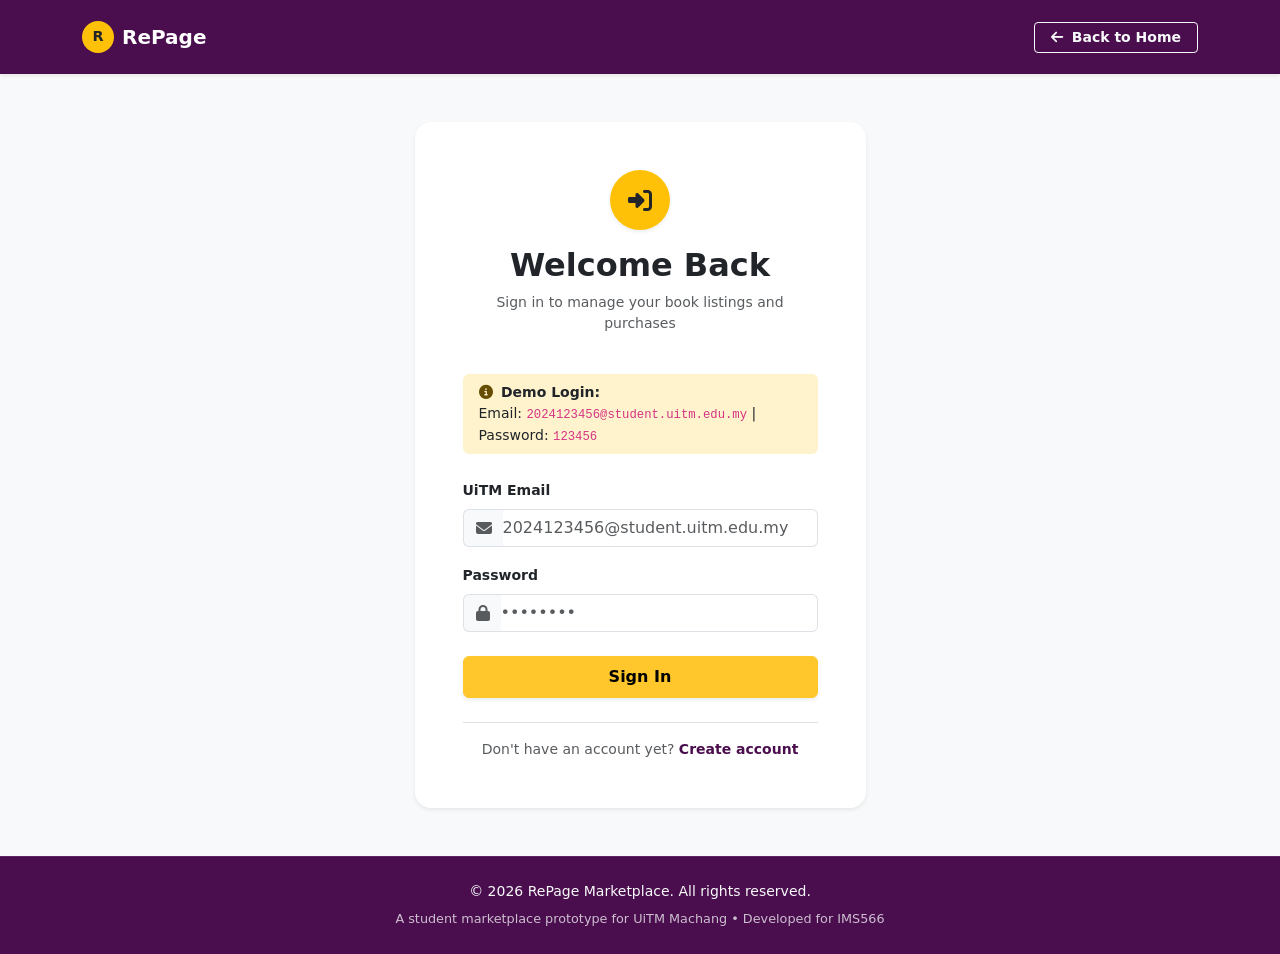
<file: login.html>
<!DOCTYPE html>
<html lang="en">
<head>
    <meta charset="UTF-8">
    <meta name="viewport" content="width=device-width, initial-scale=1.0">
    <meta name="description" content="Login to Repage - Access your student secondhand bookstore account.">
    <title>Login | RePage Marketplace</title>
    <!-- Bootstrap 5 CSS CDN -->
    <link href="https://cdn.jsdelivr.net/npm/bootstrap@5.3.2/dist/css/bootstrap.min.css" rel="stylesheet">
    <!-- FontAwesome Icons -->
    <link rel="stylesheet" href="https://cdnjs.cloudflare.com/ajax/libs/font-awesome/6.4.0/css/all.min.css">
    <!-- Custom CSS -->
    <link rel="stylesheet" href="css/style.css">
</head>
<body class="bg-light d-flex flex-column min-vh-100">

    <!-- Minimal Navigation Bar with Back Button -->
    <nav class="navbar navbar-dark shadow-sm sticky-top" style="background-color: var(--uitm-purple, #4A0E4E);">
        <div class="container py-2">
            <a class="navbar-brand fw-bold d-flex align-items-center" href="index.html">
                <span class="bg-warning text-dark rounded-circle d-inline-flex align-items-center justify-content-center me-2 fw-bold" style="width: 32px; height: 32px; font-size: 0.9rem;">R</span>
                RePage
            </a>
            <a href="index.html" class="btn btn-outline-light btn-sm px-3 fw-semibold">
                <i class="fa-solid fa-arrow-left me-1"></i> Back to Home
            </a>
        </div>
    </nav>

    <!-- Login Section -->
    <main class="flex-grow-1 d-flex align-items-center py-5">
        <div class="container">
            <div class="row justify-content-center">
                <div class="col-md-6 col-lg-5">
                    <div class="card shadow-sm border-0 rounded-4 p-4 p-sm-5 bg-white">
                        <div class="text-center mb-4">
                            <div class="bg-warning text-dark rounded-circle d-inline-flex align-items-center justify-content-center mb-3 shadow-sm" style="width: 60px; height: 60px;">
                                <i class="fa-solid fa-right-to-bracket fs-4"></i>
                            </div>
                            <h2 class="fw-bold text-dark">Welcome Back</h2>
                            <p class="text-muted small">Sign in to manage your book listings and purchases</p>
                        </div>

                        <!-- Alert Box for Error/Success Feedback -->
                        <div id="loginAlert" class="alert d-none" role="alert"></div>

                        <!-- Demo Credentials Helper Note -->
                        <div class="alert alert-warning bg-warning-subtle border-0 py-2 small mb-4 text-dark">
                            <i class="fa-solid fa-circle-info me-1 text-warning-emphasis"></i> <strong>Demo Login:</strong><br>
                            Email: <code>2024123456@student.uitm.edu.my</code> | Password: <code>123456</code>
                        </div>

                        <!-- Login Form -->
                        <form id="loginForm">
                            <div class="mb-3">
                                <label for="email" class="form-label fw-semibold small">UiTM Email</label>
                                <div class="input-group">
                                    <span class="input-group-text bg-light text-muted border-end-0"><i class="fa-solid fa-envelope"></i></span>
                                    <input type="email" class="form-control border-start-0 ps-0" id="email" placeholder="2024123456@student.uitm.edu.my" required>
                                </div>
                            </div>
                            <div class="mb-4">
                                <label for="password" class="form-label fw-semibold small">Password</label>
                                <div class="input-group">
                                    <span class="input-group-text bg-light text-muted border-end-0"><i class="fa-solid fa-lock"></i></span>
                                    <input type="password" class="form-control border-start-0 ps-0" id="password" placeholder="••••••••" required>
                                </div>
                            </div>
                            <button type="submit" class="btn btn-warning text-dark w-100 fw-semibold py-2 shadow-sm">Sign In</button>
                        </form>

                        <!-- Register / Create Account Prompt (Triggers Modal) -->
                        <div class="text-center mt-4 pt-3 border-top">
                            <p class="small text-muted mb-0">
                                Don't have an account yet? 
                                <a href="#" data-bs-toggle="modal" data-bs-target="#registerModal" class="text-decoration-none fw-semibold" style="color: var(--uitm-purple, #4A0E4E);">Create account</a>
                            </p>
                        </div>
                    </div>
                </div>
            </div>
        </div>
    </main>

    <!-- Registration Modal -->
    <div class="modal fade" id="registerModal" tabindex="-1" aria-labelledby="registerModalLabel" aria-hidden="true">
        <div class="modal-dialog modal-dialog-centered">
            <div class="modal-content border-0 rounded-4 shadow">
                <div class="modal-header border-bottom-0 pb-0">
                    <h5 class="modal-title fw-bold text-dark" id="registerModalLabel">Create Account</h5>
                    <button type="button" class="btn-close" data-bs-dismiss="modal" aria-label="Close"></button>
                </div>
                <div class="modal-body p-4">
                    <p class="text-muted small mb-3">Register with your official UiTM email to start buying and selling textbooks.</p>
                    <div id="registerAlert" class="alert d-none small py-2" role="alert"></div>
                    <form id="registerForm">
                        <div class="mb-3">
                            <label for="regName" class="form-label fw-semibold small">Full Name</label>
                            <input type="text" class="form-control" id="regName" placeholder="e.g., Ahmad Albab" required>
                        </div>
                        <div class="mb-3">
                            <label for="regStudentId" class="form-label fw-semibold small">UiTM ID</label>
                            <input type="text" class="form-control" id="regStudentId" placeholder="e.g., 2024123456" required>
                        </div>
                        <div class="mb-3">
                            <label for="regEmail" class="form-label fw-semibold small">UiTM Email</label>
                            <input type="email" class="form-control" id="regEmail" placeholder="2024123456@student.uitm.edu.my" required>
                        </div>
                        <div class="mb-4">
                            <label for="regPassword" class="form-label fw-semibold small">Create Password</label>
                            <input type="password" class="form-control" id="regPassword" placeholder="Minimum 6 characters" minlength="6" required>
                        </div>
                        <button type="submit" class="btn btn-warning text-dark w-100 fw-semibold py-2 shadow-sm">Register Account</button>
                    </form>
                </div>
            </div>
        </div>
    </div>

    <!-- Footer -->
    <footer class="text-white py-4 border-top mt-auto site-footer text-center" style="background-color: var(--uitm-purple, #4A0E4E);">
        <div class="container">
            <p class="mb-1 text-light small">© 2026 RePage Marketplace. All rights reserved.</p>
            <span class="text-light opacity-75" style="font-size: 0.8rem;">A student marketplace prototype for UiTM Machang • Developed for IMS566</span>
        </div>
    </footer>

    <!-- Bootstrap 5 JS Bundle CDN -->
    <script src="https://cdn.jsdelivr.net/npm/bootstrap@5.3.2/dist/js/bootstrap.bundle.min.js"></script>
    <!-- Custom Login Logic Script -->
    <script src="js/auth.js"></script>
</body>
</html>
</file>
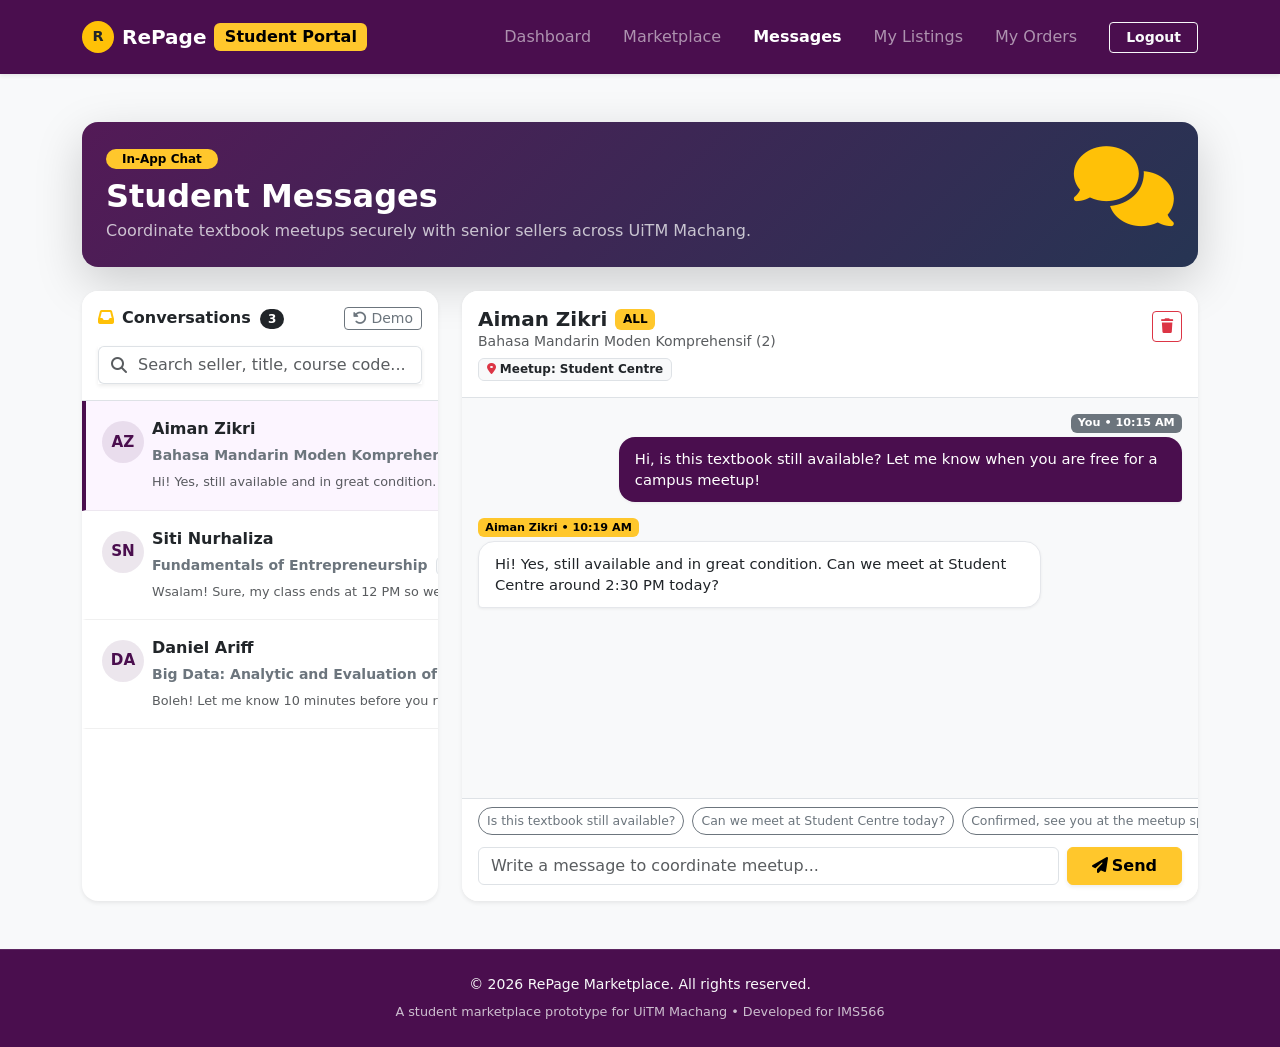
<file: messages.html>
<!DOCTYPE html>
<html lang="en">
<head>
    <meta charset="UTF-8">
    <meta name="viewport" content="width=device-width, initial-scale=1.0">
    <meta name="description" content="Messages - Coordinate textbook meetups securely with senior sellers on RePage.">
    <title>Messages | RePage Marketplace</title>
    <!-- Bootstrap 5 CSS CDN -->
    <link href="https://cdn.jsdelivr.net/npm/bootstrap@5.3.2/dist/css/bootstrap.min.css" rel="stylesheet">
    <!-- FontAwesome Icons -->
    <link rel="stylesheet" href="https://cdnjs.cloudflare.com/ajax/libs/font-awesome/6.4.0/css/all.min.css">
    <!-- Custom CSS -->
    <link rel="stylesheet" href="css/style.css">
    <style>
        .messages-hero {
            background: linear-gradient(135deg, rgba(74, 14, 78, 0.95), rgba(27, 42, 74, 0.95));
            border-radius: 1rem;
            color: white;
        }
        .chat-list-container {
            max-height: 520px;
            overflow-y: auto;
        }
        .chat-thread-item {
            cursor: pointer;
            transition: background-color 0.2s ease, border-color 0.2s ease;
            border-left: 4px solid transparent;
            border-bottom: 1px solid rgba(0, 0, 0, 0.06);
        }
        .chat-thread-item:hover {
            background-color: #f8f9fa;
        }
        .chat-thread-item.active {
            background-color: #fcf5ff;
            border-left-color: var(--uitm-purple, #4A0E4E);
        }
        .seller-avatar {
            width: 42px;
            height: 42px;
            border-radius: 50%;
            background-color: rgba(74, 14, 78, 0.1);
            color: var(--uitm-purple, #4A0E4E);
            font-weight: 700;
            font-size: 0.95rem;
            display: inline-flex;
            align-items: center;
            justify-content: center;
            flex-shrink: 0;
        }
        .chat-messages-box {
            height: 400px;
            overflow-y: auto;
            background-color: #f8f9fa;
        }
        .chat-bubble {
            max-width: 80%;
            border-radius: 1rem;
            padding: 0.7rem 1rem;
            font-size: 0.92rem;
            line-height: 1.45;
            box-shadow: 0 1px 3px rgba(0, 0, 0, 0.06);
            word-wrap: break-word;
        }
        .chat-bubble-you {
            background-color: var(--uitm-purple, #4A0E4E);
            color: #ffffff;
            border-bottom-right-radius: 0.25rem;
        }
        .chat-bubble-seller {
            background-color: #ffffff;
            color: #212529;
            border: 1px solid #e5e7eb;
            border-bottom-left-radius: 0.25rem;
        }
        .quick-reply-btn {
            font-size: 0.78rem;
            border-radius: 999px;
            white-space: nowrap;
        }
        /* Mobile-Only Single-Pane Toggle (< 768px) — Never stacks both panels vertically */
        @media (max-width: 767.98px) {
            .chat-list-container {
                max-height: none;
            }
            .chat-messages-box {
                height: 52vh;
                min-height: 280px;
            }
            .chat-bubble {
                max-width: 88%;
            }
            .mobile-show-list #chatListCol {
                display: block !important;
            }
            .mobile-show-list #chatActiveCol {
                display: none !important;
            }
            .mobile-show-chat #chatListCol {
                display: none !important;
            }
            .mobile-show-chat #chatActiveCol {
                display: block !important;
            }
        }
    </style>
</head>
<body class="bg-light d-flex flex-column min-vh-100">

    <!-- Navigation Bar (Exact match with marketplace.html) -->
    <nav class="navbar navbar-expand-lg navbar-dark sticky-top shadow-sm" style="background-color: var(--uitm-purple, #4A0E4E);">
        <div class="container py-2">
            <a class="navbar-brand fw-bold d-flex align-items-center" href="dashboard.html">
                <span class="bg-warning text-dark rounded-circle d-inline-flex align-items-center justify-content-center me-2 fw-bold" style="width: 32px; height: 32px; font-size: 0.9rem;">R</span>
                RePage <span class="badge bg-warning text-dark fs-6 ms-2">Student Portal</span>
            </a>
            <button class="navbar-toggler" type="button" data-bs-toggle="collapse" data-bs-target="#navbarNav" aria-controls="navbarNav" aria-expanded="false" aria-label="Toggle navigation">
                <span class="navbar-toggler-icon"></span>
            </button>
            <div class="collapse navbar-collapse" id="navbarNav">
                <ul class="navbar-nav ms-auto align-items-lg-center gap-lg-3">
                    <li class="nav-item">
                        <a class="nav-link" href="dashboard.html">Dashboard</a>
                    </li>
                    <li class="nav-item">
                        <a class="nav-link" href="marketplace.html">Marketplace</a>
                    </li>
                    <li class="nav-item">
                        <a class="nav-link active fw-semibold" href="messages.html">Messages</a>
                    </li>
                    <li class="nav-item">
                        <a class="nav-link" href="my-listings.html">My Listings</a>
                    </li>
                    <li class="nav-item">
                        <a class="nav-link" href="orders.html">My Orders</a>
                    </li>
                    <li class="nav-item ms-lg-2 mt-2 mt-lg-0">
                        <a class="btn btn-outline-light btn-sm px-3 fw-semibold w-100" href="index.html" onclick="localStorage.removeItem('repageOrders'); localStorage.removeItem('repageMessages'); localStorage.removeItem('repageDeletedMsgs'); localStorage.removeItem('repageMessagesInitialized');">Logout</a>
                    </li>
                </ul>
            </div>
        </div>
    </nav>

    <!-- Main Messages Content -->
    <main class="flex-grow-1 py-5">
        <div class="container">

            <!-- Header Banner (Exact match with .marketplace-hero) -->
            <div class="row mb-4">
                <div class="col-12">
                    <div class="p-4 shadow-lg messages-hero position-relative overflow-hidden">
                        <div class="position-absolute top-0 end-0 p-4 opacity-10 d-none d-md-block">
                            <i class="fa-solid fa-comments display-1 text-warning"></i>
                        </div>
                        <span class="badge bg-warning text-dark mb-2 px-3 py-1 fw-semibold rounded-pill">In-App Chat</span>
                        <h2 class="fw-bold mb-1 text-white">Student Messages</h2>
                        <p class="text-light opacity-75 mb-0">Coordinate textbook meetups securely with senior sellers across UiTM Machang.</p>
                    </div>
                </div>
            </div>

            <!-- Responsive 2-Column Chat Interface (Single-pane toggle on mobile, side-by-side on desktop) -->
            <div class="row g-4 mobile-show-list" id="messagesWrapper">

                <!-- Left Column: Conversations List -->
                <div class="col-12 col-md-4" id="chatListCol">
                    <div class="card border-0 shadow-sm rounded-4 bg-white overflow-hidden h-100">
                        <div class="p-3 bg-white border-bottom">
                            <div class="d-flex justify-content-between align-items-center mb-3">
                                <h6 class="fw-bold text-dark mb-0">
                                    <i class="fa-solid fa-inbox text-warning me-2"></i>Conversations
                                    <span class="badge bg-dark rounded-pill ms-1" id="chatCountBadge">0</span>
                                </h6>
                                <button type="button" class="btn btn-outline-secondary btn-sm py-0 px-2" onclick="restoreDemoChats()" title="Restore demo chats">
                                    <i class="fa-solid fa-rotate-left me-1"></i>Demo
                                </button>
                            </div>
                            <!-- Search Input styled identically to marketplace.html -->
                            <div class="input-group shadow-sm">
                                <span class="input-group-text bg-white border-end-0"><i class="fa-solid fa-search text-muted"></i></span>
                                <input type="text" id="chatSearchInput" class="form-control border-start-0 ps-0" placeholder="Search seller, title, course code...">
                            </div>
                        </div>

                        <div class="chat-list-container" id="chatListBody">
                            <!-- Conversations rendered dynamically from repageMessages -->
                        </div>
                    </div>
                </div>

                <!-- Right Column: Active Chat Panel -->
                <div class="col-12 col-md-8" id="chatActiveCol">
                    <div class="card border-0 shadow-sm rounded-4 bg-white overflow-hidden h-100 d-flex flex-column">

                        <!-- Active Chat Header -->
                        <div class="p-3 bg-white border-bottom d-flex align-items-start justify-content-between gap-2 flex-nowrap">
                            <!-- Mobile Back Arrow Button -->
                            <button type="button" class="btn btn-outline-secondary btn-sm d-md-none flex-shrink-0 mt-1" onclick="showMobileList()" aria-label="Back to conversations" title="Back to conversations">
                                <i class="fa-solid fa-arrow-left"></i>
                            </button>

                            <!-- Seller & Textbook / Meetup Info (wraps naturally onto 2-3 lines without pushing delete button) -->
                            <div class="flex-grow-1 min-w-0">
                                <div class="d-flex flex-wrap align-items-center gap-2">
                                    <h5 class="fw-bold text-dark mb-0 text-break" id="activeSellerName">Select a conversation</h5>
                                    <span class="badge bg-warning text-dark flex-shrink-0 d-none" id="activeCourseBadge">CODE</span>
                                </div>
                                <p class="text-muted small mb-1 text-break" id="activeBookTitle">Choose a chat from the list to view meetup details</p>
                                <span class="badge bg-light text-dark border text-wrap text-start d-none" id="activeMeetupBadge">
                                    <i class="fa-solid fa-location-dot text-danger me-1"></i><span id="activeMeetupText">Student Centre</span>
                                </span>
                            </div>

                            <!-- Delete Chat Trashbin Button (always stays visible on the right) -->
                            <button type="button" class="btn btn-outline-danger btn-sm flex-shrink-0 mt-1 d-none" id="deleteChatBtn" onclick="promptDeleteChat()" aria-label="Delete chat" title="Delete chat">
                                <i class="fa-solid fa-trash"></i>
                            </button>
                        </div>

                        <!-- Inline Delete Confirmation Alert (Replaces browser confirm()) -->
                        <div class="alert alert-danger rounded-0 border-start-0 border-end-0 mb-0 py-2 px-3 d-none" id="deleteConfirmAlert" role="alert">
                            <div class="d-flex flex-wrap justify-content-between align-items-center gap-2">
                                <span class="small fw-semibold text-dark" id="deleteConfirmText">Delete this conversation?</span>
                                <div class="d-flex gap-2">
                                    <button type="button" class="btn btn-danger btn-sm fw-semibold px-3" onclick="confirmDeleteChat()">Yes, Delete</button>
                                    <button type="button" class="btn btn-outline-secondary btn-sm fw-semibold px-3" onclick="cancelDeleteChat()">Cancel</button>
                                </div>
                            </div>
                        </div>

                        <!-- Messages Feed -->
                        <div class="p-3 chat-messages-box flex-grow-1" id="chatMessagesBox">
                            <div class="text-center text-muted py-5">
                                <i class="fa-regular fa-comments display-4 mb-3 opacity-50"></i>
                                <p class="small mb-0">Select a conversation to view messages and coordinate campus meetup.</p>
                            </div>
                        </div>

                        <!-- Quick Reply Suggestions -->
                        <div class="px-3 pt-2 pb-1 bg-white border-top d-flex gap-2 overflow-x-auto d-none" id="quickRepliesRow">
                            <button type="button" class="btn btn-outline-secondary btn-sm quick-reply-btn" onclick="sendQuickReply('Is this textbook still available?')">
                                Is this textbook still available?
                            </button>
                            <button type="button" class="btn btn-outline-secondary btn-sm quick-reply-btn" onclick="sendQuickReply('Can we meet at Student Centre today?')">
                                Can we meet at Student Centre today?
                            </button>
                            <button type="button" class="btn btn-outline-secondary btn-sm quick-reply-btn" onclick="sendQuickReply('Confirmed, see you at the meetup spot!')">
                                Confirmed, see you at the meetup spot!
                            </button>
                        </div>

                        <!-- Message Composer Form -->
                        <div class="p-3 pt-2 bg-white">
                            <form id="sendMessageForm" class="d-flex gap-2">
                                <input type="text" id="messageTextInput" class="form-control" placeholder="Write a message to coordinate meetup..." autocomplete="off" required disabled>
                                <button type="submit" id="sendMessageBtn" class="btn btn-warning text-dark fw-semibold px-4 shadow-sm flex-shrink-0" disabled>
                                    <i class="fa-solid fa-paper-plane me-1"></i>Send
                                </button>
                            </form>
                        </div>

                    </div>
                </div>

            </div>
        </div>
    </main>

    <!-- Footer (Exact match with marketplace.html) -->
    <footer class="text-white py-4 border-top mt-auto site-footer text-center" style="background-color: var(--uitm-purple, #4A0E4E);">
        <div class="container">
            <p class="mb-1 text-light small">© 2026 RePage Marketplace. All rights reserved.</p>
            <span class="text-light opacity-75" style="font-size: 0.8rem;">A student marketplace prototype for UiTM Machang • Developed for IMS566</span>
        </div>
    </footer>

    <!-- Bootstrap 5 JS Bundle CDN -->
    <script src="https://cdn.jsdelivr.net/npm/bootstrap@5.3.2/dist/js/bootstrap.bundle.min.js"></script>

    <!-- Messages State & Direct repageMessages Synchronization Script -->
    <script>
        const STORAGE_KEY = 'repageMessages';
        const INIT_FLAG_KEY = 'repageMessagesInitialized';
        const DELETED_KEY = 'repageDeletedMsgs';

        let conversations = [];
        let activeChatId = null;

        // 3 Realistic UiTM Machang Demo Chats matching books in marketplace.html
        const DEMO_CONVERSATIONS = [
            {
                id: 'MSG-DEMO01',
                title: 'Bahasa Mandarin Moden Komprehensif (2)',
                code: 'ALL',
                seller: 'Aiman Zikri',
                message: 'Hi, is this textbook still available? Let me know when you are free for a campus meetup!',
                location: 'Student Centre',
                status: 'Seller Replied',
                date: '21 Nov 2026',
                thread: [
                    {
                        sender: 'You',
                        text: 'Hi, is this textbook still available? Let me know when you are free for a campus meetup!',
                        time: '10:15 AM'
                    },
                    {
                        sender: 'Aiman Zikri',
                        text: 'Hi! Yes, still available and in great condition. Can we meet at Student Centre around 2:30 PM today?',
                        time: '10:19 AM'
                    }
                ]
            },
            {
                id: 'MSG-DEMO02',
                title: 'Fundamentals of Entrepreneurship',
                code: 'ENT300',
                seller: 'Siti Nurhaliza',
                message: 'Salam Siti, I would like to reserve your ENT300 book. Free to meet at Perpustakaan Tengku Anis (PTA)?',
                location: 'Perpustakaan Tengku Anis (PTA)',
                status: 'Seller Replied',
                date: '20 Nov 2026',
                thread: [
                    {
                        sender: 'You',
                        text: 'Salam Siti, I would like to reserve your ENT300 book. Free to meet at Perpustakaan Tengku Anis (PTA)?',
                        time: '3:40 PM'
                    },
                    {
                        sender: 'Siti Nurhaliza',
                        text: 'Wsalam! Sure, my class ends at 12 PM so we can meet at Perpustakaan Tengku Anis (PTA) lobby tomorrow.',
                        time: '3:46 PM'
                    }
                ]
            },
            {
                id: 'MSG-DEMO03',
                title: 'Big Data: Analytic and Evaluation of Organisational Goals',
                code: 'CDCS240',
                seller: 'Daniel Ariff',
                message: 'Hi Daniel, interested in your Big Data textbook. Can we COD at Block A?',
                location: 'Block A',
                status: 'Seller Replied',
                date: '19 Nov 2026',
                thread: [
                    {
                        sender: 'You',
                        text: 'Hi Daniel, interested in your Big Data textbook. Can we COD at Block A?',
                        time: '8:10 PM'
                    },
                    {
                        sender: 'Daniel Ariff',
                        text: 'Boleh! Let me know 10 minutes before you reach Block A ground floor.',
                        time: '8:15 PM'
                    }
                ]
            }
        ];

        function formatCurrentTime() {
            return new Date().toLocaleTimeString('en-US', { hour: 'numeric', minute: '2-digit' });
        }

        function formatCurrentDate() {
            return new Date().toLocaleDateString('en-GB', { day: '2-digit', month: 'short', year: 'numeric' });
        }

        function escapeHtml(str) {
            return String(str || '')
                .replace(/&/g, '&amp;')
                .replace(/</g, '&lt;')
                .replace(/>/g, '&gt;')
                .replace(/"/g, '&quot;')
                .replace(/'/g, '&#39;');
        }

        function getInitials(name) {
            const parts = String(name || 'S').trim().split(/\s+/);
            if (parts.length === 1) return parts[0].substring(0, 2).toUpperCase();
            return (parts[0][0] + parts[parts.length - 1][0]).toUpperCase();
        }

        function getDeletedIds() {
            try {
                const raw = localStorage.getItem(DELETED_KEY);
                const parsed = raw ? JSON.parse(raw) : [];
                return Array.isArray(parsed) ? parsed.map(String) : [];
            } catch (e) {
                return [];
            }
        }

        function saveDeletedIds(ids) {
            try {
                localStorage.setItem(DELETED_KEY, JSON.stringify(ids));
            } catch (e) {
                console.warn('Unable to save deleted message IDs:', e);
            }
        }

        function saveConversations() {
            try {
                localStorage.setItem(STORAGE_KEY, JSON.stringify(conversations));
                localStorage.setItem(INIT_FLAG_KEY, 'true');
            } catch (e) {
                console.error('Error saving repageMessages:', e);
            }
        }

        // Normalize items from repageMessages (including new reservations submitted by marketplace.html)
        function normalizeMessageItem(item, index) {
            if (!item || typeof item !== 'object') return null;

            const id = String(item.id || `MSG-${Date.now()}-${index}`);
            const title = String(item.title || 'Reserved Textbook').trim();
            const code = String(item.code || 'ALL').trim();
            const seller = String(item.seller || 'Senior Seller').trim();
            const location = String(item.location || 'Student Centre').trim();
            const date = String(item.date || formatCurrentDate()).trim();
            const initialText = String(
                item.message || `Hi, is "${title}" still available? Let me know when you are free for a campus meetup!`
            ).trim();

            let thread = [];
            let wasNewlyNormalized = false;

            if (Array.isArray(item.thread) && item.thread.length > 0) {
                thread = item.thread.map(msg => ({
                    sender: msg.sender === 'You' ? 'You' : seller,
                    text: String(msg.text || '').trim(),
                    time: String(msg.time || formatCurrentTime()).trim()
                })).filter(m => m.text.length > 0);
            } else {
                // Brand new reservation created by marketplace.html!
                wasNewlyNormalized = true;
                const timeNow = formatCurrentTime();
                thread = [
                    {
                        sender: 'You',
                        text: initialText,
                        time: timeNow
                    },
                    {
                        sender: seller,
                        text: `Hi! Thanks for reserving "${title}". Yes, it is available — let's meet at ${location}. What time works for you?`,
                        time: timeNow
                    }
                ];
            }

            const lastMsg = thread[thread.length - 1];

            return {
                normalized: {
                    id,
                    title,
                    code,
                    seller,
                    message: lastMsg ? lastMsg.text : initialText,
                    location,
                    status: wasNewlyNormalized ? 'Seller Replied' : (item.status || 'Seller Replied'),
                    date,
                    thread
                },
                wasNewlyNormalized
            };
        }

        function loadConversations() {
            let rawList = null;
            try {
                const raw = localStorage.getItem(STORAGE_KEY);
                if (raw !== null) {
                    rawList = JSON.parse(raw);
                }
            } catch (e) {
                console.warn('Corrupted repageMessages in localStorage:', e);
            }

            const deletedIds = getDeletedIds();
            const isInitialized = localStorage.getItem(INIT_FLAG_KEY) === 'true';

            if (!Array.isArray(rawList)) {
                rawList = [];
            }

            // Seed demo conversations if first visit and repageMessages is empty
            if (rawList.length === 0 && !isInitialized) {
                conversations = DEMO_CONVERSATIONS
                    .filter(demo => !deletedIds.includes(demo.id))
                    .map(demo => ({
                        ...demo,
                        thread: demo.thread.map(t => ({ ...t }))
                    }));
                saveConversations();
                return;
            }

            let needsSave = false;
            let newestReservationId = null;
            const parsedList = [];

            rawList.forEach((item, idx) => {
                if (!item || typeof item !== 'object') return;
                const itemId = String(item.id || '');
                if (itemId && deletedIds.includes(itemId)) {
                    needsSave = true;
                    return;
                }

                const result = normalizeMessageItem(item, idx);
                if (result) {
                    parsedList.push(result.normalized);
                    if (result.wasNewlyNormalized) {
                        needsSave = true;
                        if (!newestReservationId) {
                            newestReservationId = result.normalized.id;
                        }
                    }
                }
            });

            conversations = parsedList;

            // If user made a reservation in marketplace.html before ever opening messages.html,
            // also include non-deleted demo chats below it on initial setup so the inbox feels rich
            if (!isInitialized) {
                DEMO_CONVERSATIONS.forEach(demo => {
                    const alreadyExists = conversations.some(c => c.id === demo.id);
                    if (!alreadyExists && !deletedIds.includes(demo.id)) {
                        conversations.push({
                            ...demo,
                            thread: demo.thread.map(t => ({ ...t }))
                        });
                    }
                });
                needsSave = true;
            }

            if (needsSave) {
                saveConversations();
            }

            if (newestReservationId) {
                activeChatId = newestReservationId;
            }
        }

        function renderChatList() {
            const listBody = document.getElementById('chatListBody');
            const countBadge = document.getElementById('chatCountBadge');
            const query = document.getElementById('chatSearchInput').value.trim().toLowerCase();

            countBadge.textContent = conversations.length;

            const filtered = conversations.filter(chat =>
                chat.seller.toLowerCase().includes(query) ||
                chat.title.toLowerCase().includes(query) ||
                chat.code.toLowerCase().includes(query) ||
                chat.location.toLowerCase().includes(query)
            );

            if (filtered.length === 0) {
                listBody.innerHTML = `
                    <div class="p-4 text-center text-muted">
                        <i class="fa-regular fa-comment-dots fa-2x mb-2 opacity-50"></i>
                        <p class="small fw-semibold mb-2">${conversations.length === 0 ? 'No conversations yet.' : 'No matching conversations found.'}</p>
                        <div class="d-flex flex-column gap-2 align-items-center">
                            <a href="marketplace.html" class="btn btn-warning text-dark btn-sm fw-semibold px-3 shadow-sm">
                                Browse Marketplace
                            </a>
                            ${conversations.length === 0 ? `
                                <button type="button" class="btn btn-outline-secondary btn-sm px-3" onclick="restoreDemoChats()">
                                    <i class="fa-solid fa-rotate-left me-1"></i>Restore Demo Chats
                                </button>
                            ` : ''}
                        </div>
                    </div>
                `;
                return;
            }

            listBody.innerHTML = filtered.map(chat => {
                const lastMsg = chat.thread[chat.thread.length - 1];
                const previewText = lastMsg
                    ? `${lastMsg.sender === 'You' ? 'You: ' : ''}${lastMsg.text}`
                    : chat.message;
                const isSelected = chat.id === activeChatId;

                return `
                    <div class="p-3 chat-thread-item ${isSelected ? 'active' : ''}" onclick="openChat('${escapeHtml(chat.id)}')">
                        <div class="d-flex align-items-start gap-2">
                            <div class="seller-avatar mt-1">${escapeHtml(getInitials(chat.seller))}</div>
                            <div class="flex-grow-1 min-w-0">
                                <div class="d-flex justify-content-between align-items-center gap-1 mb-1">
                                    <span class="fw-bold text-dark text-truncate">${escapeHtml(chat.seller)}</span>
                                    <small class="text-muted flex-shrink-0" style="font-size: 0.72rem;">${escapeHtml(chat.date)}</small>
                                </div>
                                <div class="small fw-semibold text-secondary text-truncate mb-1">
                                    ${escapeHtml(chat.title)} <span class="badge bg-light text-dark border ms-1">${escapeHtml(chat.code)}</span>
                                </div>
                                <div class="d-flex justify-content-between align-items-center gap-2">
                                    <span class="small text-muted text-truncate" style="font-size: 0.8rem;">${escapeHtml(previewText)}</span>
                                    <button type="button" class="btn btn-sm text-danger p-0 px-1 flex-shrink-0" title="Delete Chat"
                                            onclick="event.stopPropagation(); deleteChatById('${escapeHtml(chat.id)}')">
                                        <i class="fa-solid fa-trash"></i>
                                    </button>
                                </div>
                            </div>
                        </div>
                    </div>
                `;
            }).join('');
        }

        function renderActiveChat() {
            const sellerEl = document.getElementById('activeSellerName');
            const courseBadgeEl = document.getElementById('activeCourseBadge');
            const bookTitleEl = document.getElementById('activeBookTitle');
            const meetupBadgeEl = document.getElementById('activeMeetupBadge');
            const meetupTextEl = document.getElementById('activeMeetupText');
            const deleteBtn = document.getElementById('deleteChatBtn');
            const messagesBox = document.getElementById('chatMessagesBox');
            const quickRepliesRow = document.getElementById('quickRepliesRow');
            const msgInput = document.getElementById('messageTextInput');
            const sendBtn = document.getElementById('sendMessageBtn');

            const chat = conversations.find(c => c.id === activeChatId);

            if (!chat) {
                activeChatId = null;
                cancelDeleteChat();
                sellerEl.textContent = 'Select a conversation';
                courseBadgeEl.classList.add('d-none');
                bookTitleEl.textContent = conversations.length > 0
                    ? 'Select a conversation from the list to view messages'
                    : 'Request a book in Marketplace to start chatting';
                meetupBadgeEl.classList.add('d-none');
                deleteBtn.classList.add('d-none');
                quickRepliesRow.classList.add('d-none');
                msgInput.disabled = true;
                sendBtn.disabled = true;

                messagesBox.innerHTML = `
                    <div class="text-center text-muted py-5">
                        <i class="fa-regular fa-comments display-4 mb-3 opacity-50"></i>
                        <p class="small mb-0">No conversation selected.</p>
                    </div>
                `;
                return;
            }

            sellerEl.textContent = chat.seller;
            courseBadgeEl.textContent = chat.code;
            courseBadgeEl.classList.remove('d-none');
            bookTitleEl.textContent = chat.title;
            meetupTextEl.textContent = `Meetup: ${chat.location}`;
            meetupBadgeEl.classList.remove('d-none');
            deleteBtn.classList.remove('d-none');
            quickRepliesRow.classList.remove('d-none');
            msgInput.disabled = false;
            sendBtn.disabled = false;

            messagesBox.innerHTML = chat.thread.map(msg => {
                const isYou = msg.sender === 'You';
                return `
                    <div class="d-flex flex-column mb-3 ${isYou ? 'align-items-end' : 'align-items-start'}">
                        <span class="badge mb-1 ${isYou ? 'bg-secondary text-white' : 'bg-warning text-dark'}" style="font-size: 0.7rem;">
                            ${escapeHtml(isYou ? 'You' : chat.seller)} &bull; ${escapeHtml(msg.time)}
                        </span>
                        <div class="chat-bubble ${isYou ? 'chat-bubble-you' : 'chat-bubble-seller'}">
                            ${escapeHtml(msg.text)}
                        </div>
                    </div>
                `;
            }).join('');

            messagesBox.scrollTop = messagesBox.scrollHeight;
        }

        // Mobile Single-Pane View Switchers (< 768px)
        function showMobileList() {
            cancelDeleteChat();
            const wrapper = document.getElementById('messagesWrapper');
            wrapper.classList.remove('mobile-show-chat');
            wrapper.classList.add('mobile-show-list');
        }

        function showMobileChat() {
            const wrapper = document.getElementById('messagesWrapper');
            wrapper.classList.remove('mobile-show-list');
            wrapper.classList.add('mobile-show-chat');
        }

        function openChat(chatId) {
            activeChatId = chatId;
            cancelDeleteChat();
            renderChatList();
            renderActiveChat();

            if (window.innerWidth < 768) {
                showMobileChat();
            }
        }

        // Delete Chat Handlers
        function promptDeleteChat() {
            if (!activeChatId) return;
            const chat = conversations.find(c => c.id === activeChatId);
            if (!chat) return;

            document.getElementById('deleteConfirmText').textContent = `Delete conversation with ${chat.seller} (${chat.title})?`;
            document.getElementById('deleteConfirmAlert').classList.remove('d-none');
        }

        function cancelDeleteChat() {
            document.getElementById('deleteConfirmAlert').classList.add('d-none');
        }

        function confirmDeleteChat() {
            if (!activeChatId) return;
            deleteChatById(activeChatId);
        }

        function deleteChatById(chatId) {
            const deletedIds = getDeletedIds();
            if (!deletedIds.includes(chatId)) {
                deletedIds.push(chatId);
                saveDeletedIds(deletedIds);
            }

            conversations = conversations.filter(c => c.id !== chatId);
            saveConversations();
            cancelDeleteChat();

            if (activeChatId === chatId) {
                activeChatId = conversations.length > 0 ? conversations[0].id : null;
            }

            renderChatList();
            renderActiveChat();

            if (window.innerWidth < 768) {
                showMobileList();
            }
        }

        function restoreDemoChats() {
            const deletedIds = getDeletedIds();
            const demoIds = DEMO_CONVERSATIONS.map(d => d.id);
            saveDeletedIds(deletedIds.filter(id => !demoIds.includes(id)));

            DEMO_CONVERSATIONS.forEach(demo => {
                if (!conversations.some(c => c.id === demo.id)) {
                    conversations.push({
                        ...demo,
                        thread: demo.thread.map(t => ({ ...t }))
                    });
                }
            });

            saveConversations();
            if (!activeChatId && conversations.length > 0) {
                activeChatId = conversations[0].id;
            }
            renderChatList();
            renderActiveChat();
        }

        // Send New Message
        function sendQuickReply(text) {
            if (!activeChatId) return;
            const input = document.getElementById('messageTextInput');
            input.value = text;
            document.getElementById('sendMessageForm').dispatchEvent(new Event('submit'));
        }

        document.getElementById('sendMessageForm').addEventListener('submit', function(e) {
            e.preventDefault();
            if (!activeChatId) return;

            const input = document.getElementById('messageTextInput');
            const text = input.value.trim();
            if (!text) return;

            const idx = conversations.findIndex(c => c.id === activeChatId);
            if (idx === -1) return;

            const targetId = activeChatId;
            const timeNow = formatCurrentTime();

            conversations[idx].thread.push({
                sender: 'You',
                text: text,
                time: timeNow
            });
            conversations[idx].message = text;
            conversations[idx].date = formatCurrentDate();
            conversations[idx].status = 'Sent';

            // Move updated thread to the top of repageMessages
            const [updatedChat] = conversations.splice(idx, 1);
            conversations.unshift(updatedChat);
            saveConversations();

            input.value = '';
            renderChatList();
            renderActiveChat();

            // Simulated Seller Auto-Reply after 850ms
            setTimeout(() => {
                const replyIdx = conversations.findIndex(c => c.id === targetId);
                if (replyIdx === -1) return;

                const sellerName = conversations[replyIdx].seller;
                const meetupSpot = conversations[replyIdx].location;
                const lower = text.toLowerCase();

                let replyText = `Noted! Let's meet at ${meetupSpot}. Just message me when you're on your way.`;
                if (lower.includes('available')) {
                    replyText = `Yes, still available! Would you like to meet at ${meetupSpot} today?`;
                } else if (lower.includes('student centre') || lower.includes('meet')) {
                    replyText = `Sure, ${meetupSpot} works great for me! What time are you free?`;
                } else if (lower.includes('confirm') || lower.includes('see you')) {
                    replyText = `Confirmed! See you at ${meetupSpot}.`;
                }

                conversations[replyIdx].thread.push({
                    sender: sellerName,
                    text: replyText,
                    time: formatCurrentTime()
                });
                conversations[replyIdx].message = replyText;
                conversations[replyIdx].status = 'Seller Replied';
                saveConversations();

                renderChatList();
                if (activeChatId === targetId) {
                    renderActiveChat();
                }
            }, 850);
        });

        document.getElementById('chatSearchInput').addEventListener('input', renderChatList);

        // Sync across tabs or browser back/forward navigation
        window.addEventListener('storage', function(e) {
            if (e.key === STORAGE_KEY) {
                loadConversations();
                if (!conversations.some(c => c.id === activeChatId)) {
                    activeChatId = conversations.length > 0 ? conversations[0].id : null;
                }
                renderChatList();
                renderActiveChat();
            }
        });

        function initMessagesPage() {
            const hadPreviousActive = activeChatId;
            loadConversations();

            if (!activeChatId || !conversations.some(c => c.id === activeChatId)) {
                activeChatId = conversations.length > 0 ? conversations[0].id : null;
            }

            renderChatList();
            renderActiveChat();

            // On mobile (< 768px), always default to the Conversations List unless a brand-new reservation just arrived
            if (window.innerWidth < 768) {
                if (!hadPreviousActive && activeChatId && conversations[0] && conversations[0].id === activeChatId && !activeChatId.startsWith('MSG-DEMO')) {
                    showMobileChat();
                } else {
                    showMobileList();
                }
            }
        }

        window.addEventListener('DOMContentLoaded', initMessagesPage);
        window.addEventListener('pageshow', function(e) {
            if (e.persisted) {
                initMessagesPage();
            }
        });
    </script>
</body>
</html>
</file>
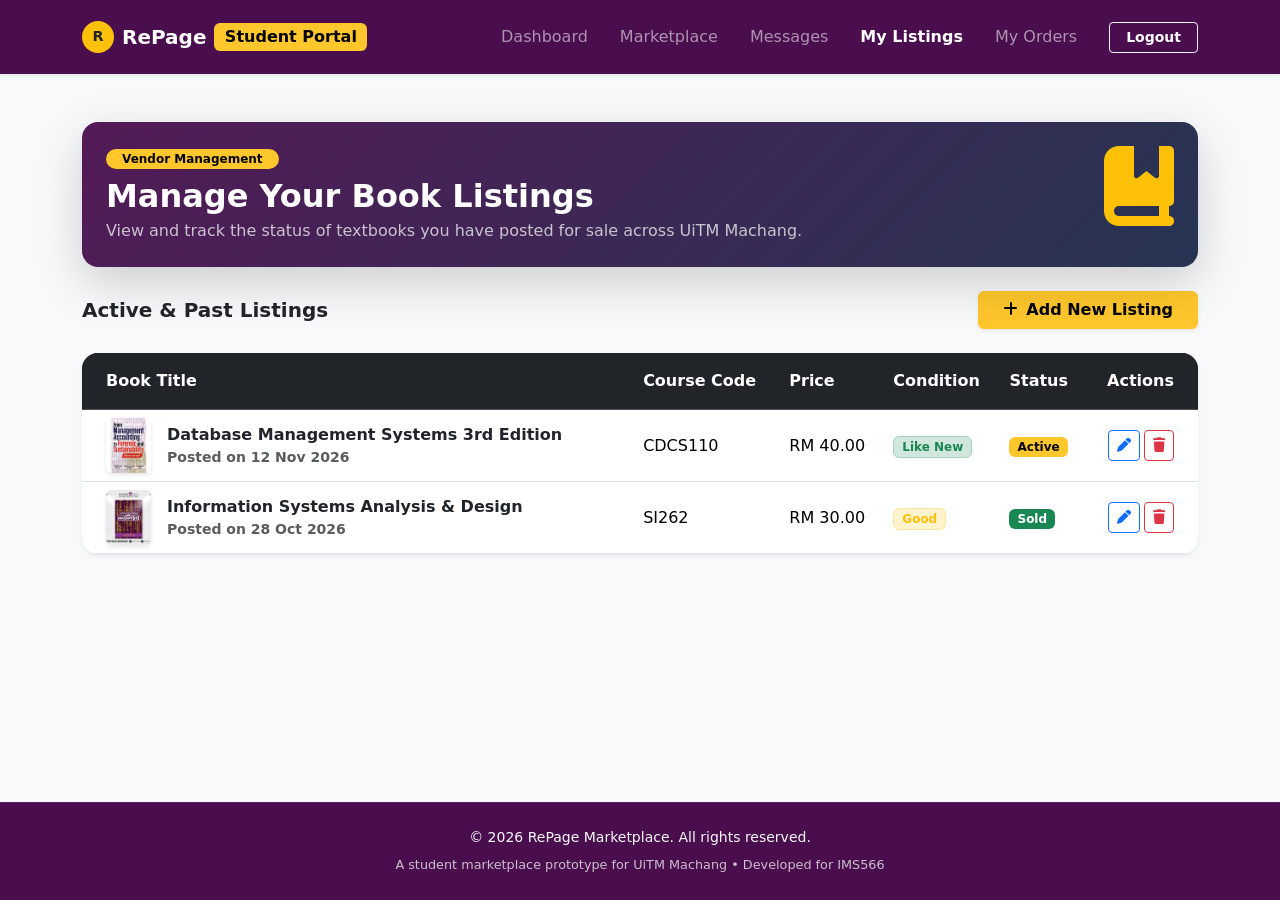
<file: my-listings.html>
<!DOCTYPE html>
<html lang="en">
<head>
    <meta charset="UTF-8">
    <meta name="viewport" content="width=device-width, initial-scale=1.0">
    <meta name="description" content="My Listings - Manage your book listings on RePage.">
    <title>My Listings | RePage Marketplace</title>
    <!-- Bootstrap 5 CSS CDN -->
    <link href="https://cdn.jsdelivr.net/npm/bootstrap@5.3.2/dist/css/bootstrap.min.css" rel="stylesheet">
    <!-- FontAwesome Icons -->
    <link rel="stylesheet" href="https://cdnjs.cloudflare.com/ajax/libs/font-awesome/6.4.0/css/all.min.css">
    <!-- Custom CSS -->
    <link rel="stylesheet" href="css/style.css">
    <style>
        .listings-hero {
            background: linear-gradient(135deg, rgba(74, 14, 78, 0.95), rgba(27, 42, 74, 0.95));
            border-radius: 1rem;
            color: white;
        }
        .table-img-preview {
            width: 45px;
            height: 55px;
            object-fit: cover;
            border-radius: 6px;
            box-shadow: 0 2px 4px rgba(0,0,0,0.1);
        }
    </style>
</head>
<body class="bg-light d-flex flex-column min-vh-100">

    <!-- Navigation Bar -->
    <nav class="navbar navbar-expand-lg navbar-dark sticky-top shadow-sm" style="background-color: var(--uitm-purple, #4A0E4E);">
        <div class="container py-2">
            <a class="navbar-brand fw-bold d-flex align-items-center" href="dashboard.html">
                <span class="bg-warning text-dark rounded-circle d-inline-flex align-items-center justify-content-center me-2 fw-bold" style="width: 32px; height: 32px; font-size: 0.9rem;">R</span>
                RePage <span class="badge bg-warning text-dark fs-6 ms-2">Student Portal</span>
            </a>
            <button class="navbar-toggler" type="button" data-bs-toggle="collapse" data-bs-target="#navbarNav" aria-controls="navbarNav" aria-expanded="false" aria-label="Toggle navigation">
                <span class="navbar-toggler-icon"></span>
            </button>
            <div class="collapse navbar-collapse" id="navbarNav">
                <ul class="navbar-nav ms-auto align-items-lg-center gap-lg-3">
                    <li class="nav-item">
                        <a class="nav-link" href="dashboard.html">Dashboard</a>
                    </li>
                    <li class="nav-item">
                        <a class="nav-link" href="marketplace.html">Marketplace</a>
                    </li>
                    <li class="nav-item">
                        <a class="nav-link" href="messages.html">Messages</a>
                    </li>
                    <li class="nav-item">
                        <a class="nav-link active fw-semibold" href="my-listings.html">My Listings</a>
                    </li>
                    <li class="nav-item">
                        <a class="nav-link" href="orders.html">My Orders</a>
                    </li>
                    <li class="nav-item ms-lg-2 mt-2 mt-lg-0">
                        <a class="btn btn-outline-light btn-sm px-3 fw-semibold w-100" href="index.html" onclick="localStorage.removeItem('repageOrders'); localStorage.removeItem('repageMessages');">Logout</a>
                    </li>
                </ul>
            </div>
        </div>
    </nav>

    <!-- Main Content -->
    <main class="flex-grow-1 py-5">
        <div class="container">
            <!-- Header Banner -->
            <div class="row mb-4">
                <div class="col-12">
                    <div class="p-4 shadow-lg listings-hero position-relative overflow-hidden">
                        <div class="position-absolute top-0 end-0 p-4 opacity-10 d-none d-md-block">
                            <i class="fa-solid fa-book-bookmark display-1 text-warning"></i>
                        </div>
                        <span class="badge bg-warning text-dark mb-2 px-3 py-1 fw-semibold rounded-pill">Vendor Management</span>
                        <h2 class="fw-bold mb-1 text-white">Manage Your Book Listings</h2>
                        <p class="text-light opacity-75 mb-0">View and track the status of textbooks you have posted for sale across UiTM Machang.</p>
                    </div>
                </div>
            </div>

            <!-- Action Toolbar -->
            <div class="row align-items-center mb-4">
                <div class="col-md-6 mb-3 mb-md-0">
                    <h5 class="fw-bold text-dark mb-0">Active & Past Listings</h5>
                </div>
                <div class="col-md-6 text-md-end">
                    <button class="btn btn-warning text-dark fw-semibold px-4 shadow-sm" data-bs-toggle="modal" data-bs-target="#addBookModal">
                        <i class="fa-solid fa-plus me-2"></i>Add New Listing
                    </button>
                </div>
            </div>

            <!-- Data Table Card -->
            <div class="row">
                <div class="col-12">
                    <div class="card border-0 shadow-sm rounded-4 bg-white overflow-hidden">
                        <div class="table-responsive">
                            <table class="table table-hover align-middle mb-0">
                                <thead class="table-dark" style="background-color: var(--uitm-purple, #4A0E4E);">
                                    <tr>
                                        <th class="py-3 ps-4">Book Title</th>
                                        <th class="py-3">Course Code</th>
                                        <th class="py-3">Price</th>
                                        <th class="py-3">Condition</th>
                                        <th class="py-3">Status</th>
                                        <th class="py-3 text-end pe-4">Actions</th>
                                    </tr>
                                </thead>
                                <tbody>
                                    <!-- Listing 1 -->
                                    <tr>
                                        <td class="ps-4 fw-semibold text-dark">
                                            <div class="d-flex align-items-center">
                                                <img src="image/book4.jpeg" alt="Database Management Systems" class="table-img-preview me-3">
                                                <div>
                                                    Database Management Systems 3rd Edition
                                                    <span class="d-block text-muted small">Posted on 12 Nov 2026</span>
                                                </div>
                                            </div>
                                        </td>
                                        <td>CDCS110</td>
                                        <td>RM 40.00</td>
                                        <td><span class="badge bg-success-subtle text-success border border-success-subtle px-2 py-1">Like New</span></td>
                                        <td><span class="badge bg-warning text-dark px-2 py-1">Active</span></td>
                                        <td class="text-end pe-4">
                                            <div class="d-flex gap-1 justify-content-end">
                                                <button class="btn btn-sm btn-outline-primary edit-btn" title="Edit Listing"><i class="fa-solid fa-pen"></i></button>
                                                <button class="btn btn-sm btn-outline-danger delete-btn" title="Delete Listing"><i class="fa-solid fa-trash"></i></button>
                                            </div>
                                        </td>
                                    </tr>
                                    <!-- Listing 2 -->
                                    <tr>
                                        <td class="ps-4 fw-semibold text-dark">
                                            <div class="d-flex align-items-center">
                                                <img src="image/book5.jpeg" alt="Information Systems Analysis & Design" class="table-img-preview me-3">
                                                <div>
                                                    Information Systems Analysis & Design
                                                    <span class="d-block text-muted small">Posted on 28 Oct 2026</span>
                                                </div>
                                            </div>
                                        </td>
                                        <td>SI262</td>
                                        <td>RM 30.00</td>
                                        <td><span class="badge bg-warning-subtle text-warning border border-warning-subtle px-2 py-1">Good</span></td>
                                        <td><span class="badge bg-success text-white px-2 py-1">Sold</span></td>
                                        <td class="text-end pe-4">
                                            <div class="d-flex gap-1 justify-content-end">
                                                <button class="btn btn-sm btn-outline-primary edit-btn" title="Edit Listing"><i class="fa-solid fa-pen"></i></button>
                                                <button class="btn btn-sm btn-outline-danger delete-btn" title="Delete Listing"><i class="fa-solid fa-trash"></i></button>
                                            </div>
                                        </td>
                                    </tr>
                                </tbody>
                            </table>
                        </div>
                    </div>
                </div>
            </div>
        </div>
    </main>

    <!-- Add New Listing Modal -->
    <div class="modal fade" id="addBookModal" tabindex="-1" aria-labelledby="addBookModalLabel" aria-hidden="true">
        <div class="modal-dialog modal-dialog-centered">
            <div class="modal-content border-0 rounded-4 shadow">
                <div class="modal-header border-bottom-0 pb-0">
                    <h5 class="modal-title fw-bold text-dark" id="addBookModalLabel"><i class="fa-solid fa-circle-plus text-warning me-2"></i>Post New Textbook Listing</h5>
                    <button type="button" class="btn-close" data-bs-dismiss="modal" aria-label="Close"></button>
                </div>
                <div class="modal-body p-4">
                    <form id="addBookForm">
                        <div class="mb-3">
                            <label for="bookTitle" class="form-label fw-semibold small">Book Title</label>
                            <input type="text" class="form-control" id="bookTitle" placeholder="e.g., Advanced Web Design Guide" required>
                        </div>
                        <div class="mb-3">
                            <label for="subjectCode" class="form-label fw-semibold small">UiTM Machang Course / Program</label>
                            <select class="form-select" id="subjectCode" required>
                                <option value="" selected disabled>Select course code...</option>
                                <optgroup label="Accountancy">
                                    <option value="AC220">AC220 - Bachelor of Accounting (Honours)</option>
                                    <option value="AC110">AC110 - Diploma in Accounting</option>
                                </optgroup>
                                <optgroup label="Computer & Mathematical Sciences">
                                    <option value="CDCS249">CDCS249 - Bachelor of Science (Hons.) Mathematics</option>
                                    <option value="CS291">CS291 - Bachelor of Science (Hons.) Statistics</option>
                                    <option value="CDCS240">CDCS240 - Bachelor of Information Technology (Hons.)</option>
                                    <option value="CDCS241">CDCS241 - Bachelor of Science (Hons.) Statistics</option>
                                    <option value="CDCS111">CDCS111 - Diploma in Statistics</option>
                                    <option value="CDCS110">CDCS110 - Diploma in Computer Science</option>
                                    <option value="CDCS143">CDCS143 - Diploma in Mathematical Sciences</option>
                                </optgroup>
                                <optgroup label="Information Management & Muamalat">
                                    <option value="IC210">IC210 - Bachelor in Muamalat (Honours)</option>
                                    <option value="SI262">SI262 - Bachelor of Information Science (Hons.) Information System Management</option>
                                    <option value="SI110">SI110 - Diploma in Information Management</option>
                                </optgroup>
                            </select>
                        </div>
                        <div class="row">
                            <div class="col-md-6 mb-3">
                                <label for="bookPrice" class="form-label fw-semibold small">Price (RM)</label>
                                <input type="number" class="form-control" id="bookPrice" placeholder="e.g., 35.00" min="0" step="0.50" required>
                            </div>
                            <div class="col-md-6 mb-3">
                                <label for="bookCondition" class="form-label fw-semibold small">Condition</label>
                                <select class="form-select" id="bookCondition" required>
                                    <option value="" selected disabled>Select condition...</option>
                                    <option value="Like New">Like New</option>
                                    <option value="Good">Good</option>
                                    <option value="Fair">Fair</option>
                                </select>
                            </div>
                        </div>
                        <div class="mb-4">
                            <label for="bookImage" class="form-label fw-semibold small">Upload Book Cover Photo</label>
                            <input type="file" class="form-control" id="bookImage" accept="image/*">
                            <div class="form-text small">Upload a clear photo of your book cover or condition.</div>
                        </div>
                        <button type="submit" class="btn btn-warning text-dark w-100 fw-semibold py-2 shadow-sm">Publish Listing</button>
                    </form>
                </div>
            </div>
        </div>
    </div>

    <!-- Footer -->
    <footer class="text-white py-4 border-top mt-auto site-footer text-center" style="background-color: var(--uitm-purple, #4A0E4E);">
        <div class="container">
            <p class="mb-1 text-light small">© 2026 RePage Marketplace. All rights reserved.</p>
            <span class="text-light opacity-75" style="font-size: 0.8rem;">A student marketplace prototype for UiTM Machang • Developed for IMS566</span>
        </div>
    </footer>

    <!-- Bootstrap 5 JS Bundle CDN -->
    <script src="https://cdn.jsdelivr.net/npm/bootstrap@5.3.2/dist/js/bootstrap.bundle.min.js"></script>
    
    <!-- Interactive CRUD Simulation Script -->
    <script>
        let editingRow = null;

        const addBookForm = document.getElementById('addBookForm');
        const addBookModalEl = document.getElementById('addBookModal');
        const addBookModal = new bootstrap.Modal(addBookModalEl);

        addBookModalEl.addEventListener('hidden.bs.modal', function () {
            editingRow = null;
            addBookForm.reset();
            document.getElementById('addBookModalLabel').innerHTML = '<i class="fa-solid fa-circle-plus text-warning me-2"></i>Post New Textbook Listing';
        });

        addBookForm.addEventListener('submit', function(e) {
            e.preventDefault();
            
            const title = document.getElementById('bookTitle').value;
            const course = document.getElementById('subjectCode').value;
            const price = document.getElementById('bookPrice').value;
            const condition = document.getElementById('bookCondition').value;

            if (editingRow) {
                editingRow.cells[0].querySelector('div div').childNodes[0].nodeValue = title + " ";
                editingRow.cells[1].innerText = course;
                editingRow.cells[2].innerText = `RM ${parseFloat(price).toFixed(2)}`;
                
                let badgeClass = 'bg-success-subtle text-success border border-success-subtle';
                if (condition === 'Good') badgeClass = 'bg-warning-subtle text-warning border border-warning-subtle';
                if (condition === 'Fair') badgeClass = 'bg-secondary-subtle text-secondary border border-secondary-subtle';
                editingRow.cells[3].innerHTML = `<span class="badge ${badgeClass} px-2 py-1">${condition}</span>`;

                alert('Simulation: Listing updated successfully!');
            } else {
                const tableBody = document.querySelector('tbody');
                const newRow = document.createElement('tr');
                let badgeClass = 'bg-success-subtle text-success border border-success-subtle';
                if (condition === 'Good') badgeClass = 'bg-warning-subtle text-warning border border-warning-subtle';
                if (condition === 'Fair') badgeClass = 'bg-secondary-subtle text-secondary border border-secondary-subtle';

                newRow.innerHTML = `
                    <td class="ps-4 fw-semibold text-dark">
                        <div class="d-flex align-items-center">
                            <img src="image/book1.jpeg" alt="Book Cover" class="table-img-preview me-3">
                            <div>
                                ${title}
                                <span class="d-block text-muted small">Posted just now</span>
                            </div>
                        </div>
                    </td>
                    <td>${course}</td>
                    <td>RM ${parseFloat(price).toFixed(2)}</td>
                    <td><span class="badge ${badgeClass} px-2 py-1">${condition}</span></td>
                    <td><span class="badge bg-warning text-dark px-2 py-1">Active</span></td>
                    <td class="text-end pe-4">
                        <div class="d-flex gap-1 justify-content-end">
                            <button class="btn btn-sm btn-outline-primary edit-btn" title="Edit Listing"><i class="fa-solid fa-pen"></i></button>
                            <button class="btn btn-sm btn-outline-danger delete-btn" title="Delete Listing"><i class="fa-solid fa-trash"></i></button>
                        </div>
                    </td>
                `;
                tableBody.prepend(newRow);
                attachTableListeners();
                alert('Simulation: New book listing published successfully!');
            }

            addBookModal.hide();
            addBookForm.reset();
            editingRow = null;
        });

        function attachTableListeners() {
            document.querySelectorAll('.delete-btn').forEach(btn => {
                btn.onclick = function() {
                    if (confirm('Are you sure you want to delete this listing?')) {
                        const row = this.closest('tr');
                        row.remove();
                    }
                };
            });

            document.querySelectorAll('.edit-btn').forEach(btn => {
                btn.onclick = function() {
                    editingRow = this.closest('tr');
                    
                    const titleText = editingRow.cells[0].querySelector('div div').childNodes[0].nodeValue.trim();
                    const courseText = editingRow.cells[1].innerText.trim();
                    const priceText = editingRow.cells[2].innerText.replace('RM ', '').trim();
                    const conditionText = editingRow.cells[3].querySelector('.badge').innerText.trim();

                    document.getElementById('bookTitle').value = titleText;
                    document.getElementById('subjectCode').value = courseText;
                    document.getElementById('bookPrice').value = priceText;
                    document.getElementById('bookCondition').value = conditionText;

                    document.getElementById('addBookModalLabel').innerHTML = '<i class="fa-solid fa-pen-to-square text-warning me-2"></i>Edit Textbook Listing';

                    addBookModal.show();
                };
            });
        }

        attachTableListeners();
    </script>
</body>
</html>
</file>
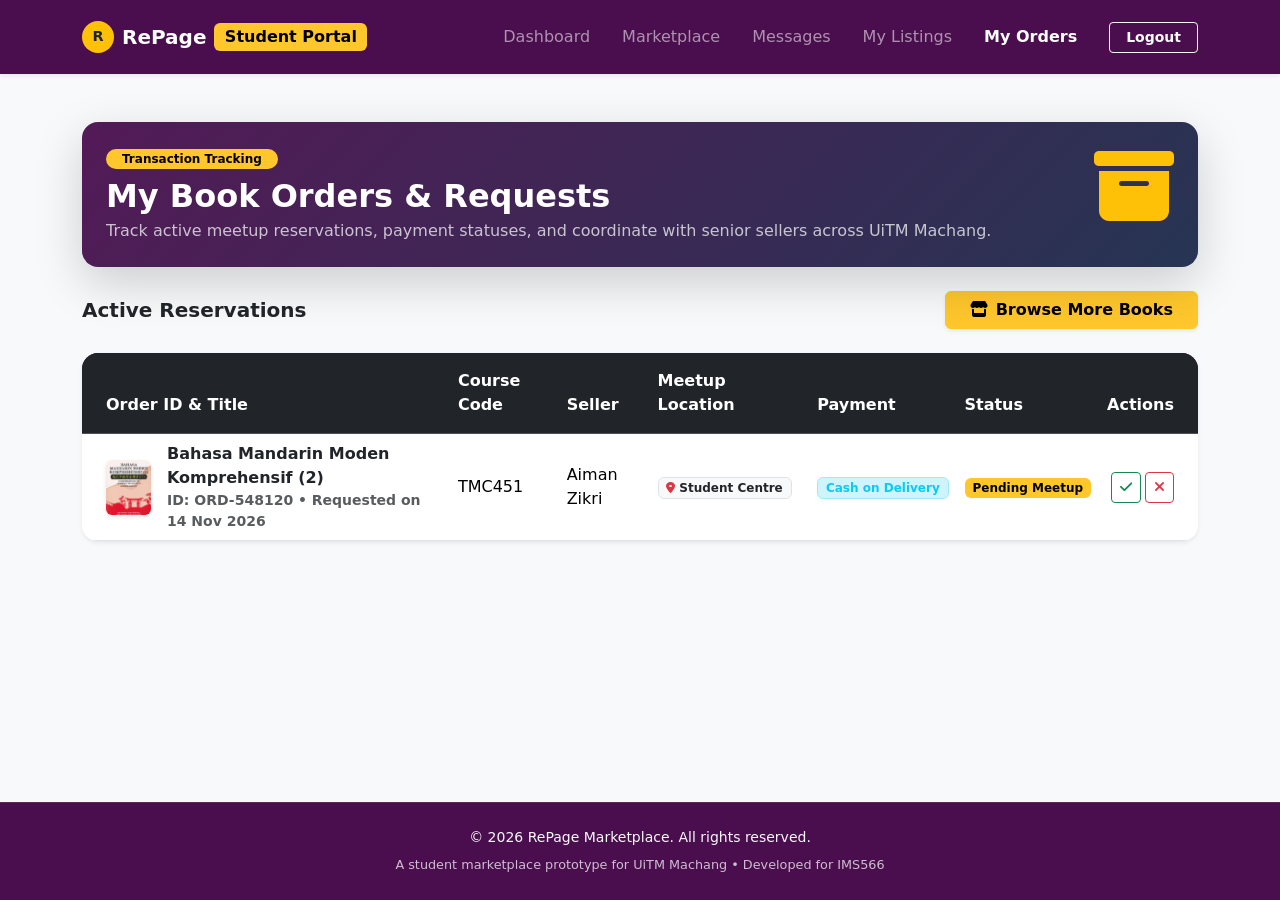
<file: orders.html>
<!DOCTYPE html>
<html lang="en">
<head>
    <meta charset="UTF-8">
    <meta name="viewport" content="width=device-width, initial-scale=1.0">
    <meta name="description" content="My Orders - Track your textbook requests and meetups on RePage.">
    <title>My Orders | RePage Marketplace</title>
    <!-- Bootstrap 5 CSS CDN -->
    <link href="https://cdn.jsdelivr.net/npm/bootstrap@5.3.2/dist/css/bootstrap.min.css" rel="stylesheet">
    <!-- FontAwesome Icons -->
    <link rel="stylesheet" href="https://cdnjs.cloudflare.com/ajax/libs/font-awesome/6.4.0/css/all.min.css">
    <!-- Custom CSS -->
    <link rel="stylesheet" href="css/style.css">
    <style>
        .orders-hero {
            background: linear-gradient(135deg, rgba(74, 14, 78, 0.95), rgba(27, 42, 74, 0.95));
            border-radius: 1rem;
            color: white;
        }
        .table-img-preview {
            width: 45px;
            height: 55px;
            object-fit: cover;
            border-radius: 6px;
            box-shadow: 0 2px 4px rgba(0,0,0,0.1);
        }
    </style>
</head>
<body class="bg-light d-flex flex-column min-vh-100">

    <!-- Navigation Bar (Clean Text-Only Style) -->
    <nav class="navbar navbar-expand-lg navbar-dark sticky-top shadow-sm" style="background-color: var(--uitm-purple, #4A0E4E);">
        <div class="container py-2">
            <a class="navbar-brand fw-bold d-flex align-items-center" href="dashboard.html">
                <span class="bg-warning text-dark rounded-circle d-inline-flex align-items-center justify-content-center me-2 fw-bold" style="width: 32px; height: 32px; font-size: 0.9rem;">R</span>
                RePage <span class="badge bg-warning text-dark fs-6 ms-2">Student Portal</span>
            </a>
            <button class="navbar-toggler" type="button" data-bs-toggle="collapse" data-bs-target="#navbarNav" aria-controls="navbarNav" aria-expanded="false" aria-label="Toggle navigation">
                <span class="navbar-toggler-icon"></span>
            </button>
            <div class="collapse navbar-collapse" id="navbarNav">
                <ul class="navbar-nav ms-auto align-items-lg-center gap-lg-3">
                    <li class="nav-item">
                        <a class="nav-link" href="dashboard.html">Dashboard</a>
                    </li>
                    <li class="nav-item">
                        <a class="nav-link" href="marketplace.html">Marketplace</a>
                    </li>
                    <li class="nav-item">
                        <a class="nav-link" href="messages.html">Messages</a>
                    </li>
                    <li class="nav-item">
                        <a class="nav-link" href="my-listings.html">My Listings</a>
                    </li>
                    <li class="nav-item">
                        <a class="nav-link active fw-semibold" href="orders.html">My Orders</a>
                    </li>
                    <li class="nav-item ms-lg-2 mt-2 mt-lg-0">
                        <a class="btn btn-outline-light btn-sm px-3 fw-semibold w-100" href="index.html" onclick="localStorage.removeItem('repageOrders'); localStorage.removeItem('repageMessages');">Logout</a>
                    </li>
                </ul>
            </div>
        </div>
    </nav>

    <!-- Main Content -->
    <main class="flex-grow-1 py-5">
        <div class="container">
            <!-- Header Banner -->
            <div class="row mb-4">
                <div class="col-12">
                    <div class="p-4 shadow-lg orders-hero position-relative overflow-hidden">
                        <div class="position-absolute top-0 end-0 p-4 opacity-10 d-none d-md-block">
                            <i class="fa-solid fa-box-archive display-1 text-warning"></i>
                        </div>
                        <span class="badge bg-warning text-dark mb-2 px-3 py-1 fw-semibold rounded-pill">Transaction Tracking</span>
                        <h2 class="fw-bold mb-1 text-white">My Book Orders & Requests</h2>
                        <p class="text-light opacity-75 mb-0">Track active meetup reservations, payment statuses, and coordinate with senior sellers across UiTM Machang.</p>
                    </div>
                </div>
            </div>

            <!-- Action Toolbar -->
            <div class="row align-items-center mb-4">
                <div class="col-md-6 mb-3 mb-md-0">
                    <h5 class="fw-bold text-dark mb-0">Active Reservations</h5>
                </div>
                <div class="col-md-6 text-md-end">
                    <a href="marketplace.html" class="btn btn-warning text-dark fw-semibold px-4 shadow-sm">
                        <i class="fa-solid fa-store me-2"></i>Browse More Books
                    </a>
                </div>
            </div>

            <!-- Orders Table Card -->
            <div class="row">
                <div class="col-12">
                    <div class="card border-0 shadow-sm rounded-4 bg-white overflow-hidden">
                        <div class="table-responsive">
                            <table class="table table-hover align-middle mb-0">
                                <thead class="table-dark" style="background-color: var(--uitm-purple, #4A0E4E);">
                                    <tr>
                                        <th class="py-3 ps-4">Order ID & Title</th>
                                        <th class="py-3">Course Code</th>
                                        <th class="py-3">Seller</th>
                                        <th class="py-3">Meetup Location</th>
                                        <th class="py-3">Payment</th>
                                        <th class="py-3">Status</th>
                                        <th class="py-3 text-end pe-4">Actions</th>
                                    </tr>
                                </thead>
                                <tbody id="ordersTableBody">
                                    <!-- Dynamic rows loaded from localStorage will appear here -->
                                </tbody>
                            </table>
                        </div>
                    </div>
                </div>
            </div>
        </div>
    </main>

    <!-- Simplified Mobile-Friendly Footer -->
    <footer class="text-white py-4 border-top mt-auto site-footer text-center" style="background-color: var(--uitm-purple, #4A0E4E);">
        <div class="container">
            <p class="mb-1 text-light small">&copy; 2026 RePage Marketplace. All rights reserved.</p>
            <span class="text-light opacity-75" style="font-size: 0.8rem;">A student marketplace prototype for UiTM Machang &bull; Developed for IMS566</span>
        </div>
    </footer>

    <!-- Bootstrap 5 JS Bundle CDN -->
    <script src="https://cdn.jsdelivr.net/npm/bootstrap@5.3.2/dist/js/bootstrap.bundle.min.js"></script>

    <!-- Order Management & LocalStorage Script -->
    <script>
        function loadOrders() {
            const tableBody = document.getElementById('ordersTableBody');
            let orders = JSON.parse(localStorage.getItem('repageOrders')) || [];

            // Default sample order if storage is empty so lecturer sees populated data immediately
            if (orders.length === 0) {
                orders = [
                    {
                        id: 'ORD-548120',
                        title: 'Bahasa Mandarin Moden Komprehensif (2)',
                        code: 'TMC451',
                        seller: 'Aiman Zikri',
                        price: 'RM 22.00',
                        location: 'Student Centre',
                        payment: 'Cash on Delivery',
                        status: 'Pending Meetup',
                        date: '14 Nov 2026'
                    }
                ];
                localStorage.setItem('repageOrders', JSON.stringify(orders));
            }

            tableBody.innerHTML = '';

            orders.forEach((order, index) => {
                const tr = document.createElement('tr');
                tr.innerHTML = `
                    <td class="ps-4 fw-semibold text-dark">
                        <div class="d-flex align-items-center">
                            <img src="image/book1.jpeg" alt="Book Cover" class="table-img-preview me-3">
                            <div>
                                ${order.title}
                                <span class="d-block text-muted small">ID: ${order.id} &bull; Requested on ${order.date}</span>
                            </div>
                        </div>
                    </td>
                    <td>${order.code}</td>
                    <td>${order.seller}</td>
                    <td><span class="badge bg-light text-dark border"><i class="fa-solid fa-location-dot text-danger me-1"></i>${order.location}</span></td>
                    <td><span class="badge bg-info-subtle text-info border border-info-subtle">${order.payment}</span></td>
                    <td><span class="badge bg-warning text-dark px-2 py-1">${order.status}</span></td>
                    <td class="text-end pe-4">
                        <div class="d-flex gap-1 justify-content-end">
                            <button class="btn btn-sm btn-outline-success" onclick="completeOrder(${index})" title="Mark as Completed"><i class="fa-solid fa-check"></i></button>
                            <button class="btn btn-sm btn-outline-danger" onclick="cancelOrder(${index})" title="Cancel Request"><i class="fa-solid fa-xmark"></i></button>
                        </div>
                    </td>
                `;
                tableBody.appendChild(tr);
            });
        }

        function completeOrder(index) {
            let orders = JSON.parse(localStorage.getItem('repageOrders')) || [];
            alert(`Order ${orders[index].id} marked as completed! This transaction has been recorded to your dashboard savings.`);
            orders.splice(index, 1); // Remove from active orders
            localStorage.setItem('repageOrders', JSON.stringify(orders));
            loadOrders();
        }

        function cancelOrder(index) {
            if (confirm('Are you sure you want to cancel this book request? The item will be released back to the marketplace.')) {
                let orders = JSON.parse(localStorage.getItem('repageOrders')) || [];
                orders.splice(index, 1);
                localStorage.setItem('repageOrders', JSON.stringify(orders));
                loadOrders();
                alert('Order request cancelled. The book is now available again in the marketplace.');
            }
        }

        // Load orders on page startup
        window.onload = loadOrders;
    </script>
</body>
</html>
</file>
<file: css/style.css>
/* --- UiTM Theme Palette & Variables --- */
:root {
    --uitm-purple: #4A0E4E; /* Deep Royal Purple */
    --uitm-navy: #1B2A4A;   /* Deep Navy */
    --uitm-gold: #FFC72C;   /* Official UiTM Gold/Yellow */
}

/* Base Body Styling */
body {
    font-family: system-ui, -apple-system, "Segoe UI", Roboto, "Helvetica Neue", Arial, sans-serif;
    transition: background-color 0.3s ease, color 0.3s ease;
}

/* Navbar and Footer Override */
.navbar-dark.bg-dark, 
footer.bg-dark,
.site-footer {
    background-color: var(--uitm-purple) !important;
    border-color: rgba(255, 255, 255, 0.1) !important;
}

/* Custom UiTM Buttons and Badges */
.btn-warning, .badge.bg-warning {
    background-color: var(--uitm-gold) !important;
    border-color: var(--uitm-gold) !important;
    color: #000 !important;
}

.btn-outline-warning {
    color: var(--uitm-gold) !important;
    border-color: var(--uitm-gold) !important;
}

.btn-outline-warning:hover {
    background-color: var(--uitm-gold) !important;
    color: #000 !important;
}

/* Product Card Hover Effects */
.product-card {
    transition: transform 0.2s ease-in-out, box-shadow 0.2s ease-in-out;
}

.product-card:hover {
    transform: translateY(-5px);
    box-shadow: 0 .5rem 1rem rgba(74, 14, 78, 0.15) !important;
}

/* Custom Scrollbar */
::-webkit-scrollbar {
    width: 8px;
}
::-webkit-scrollbar-track {
    background: #f1f1f1;
}
::-webkit-scrollbar-thumb {
    background: var(--uitm-purple);
    border-radius: 4px;
}


/* ==========================================
   DARK MODE OVERRIDES (High Contrast & Clear)
   ========================================== */
body.dark-mode {
    background-color: #121212 !important;
    color: #f8f9fa !important;
}

body.dark-mode .card,
body.dark-mode .card-body {
    background-color: #1e1e1e !important;
    color: #f8f9fa !important;
    border-color: #2d2d2d !important;
}

body.dark-mode h1, 
body.dark-mode h2, 
body.dark-mode h3, 
body.dark-mode h4, 
body.dark-mode h5, 
body.dark-mode h6,
body.dark-mode p,
body.dark-mode span:not(.badge),
body.dark-mode .text-dark {
    color: #f8f9fa !important;
}

body.dark-mode .text-muted {
    color: #b0bec5 !important; /* Brighter muted text for readability */
}

body.dark-mode .bg-white,
body.dark-mode .bg-light {
    background-color: #161616 !important;
    color: #f8f9fa !important;
}

body.dark-mode .border-bottom, 
body.dark-mode .border-top,
body.dark-mode .border {
    border-color: #2d2d2d !important;
}

/* --- Horizontal 3D Scroll Marketplace Preview --- */
.horizontal-scroll-container {
    display: flex;
    overflow-x: auto;
    scroll-snap-type: x mandatory;
    gap: 1.5rem;
    padding-bottom: 1rem;
    scrollbar-width: thin;
    scrollbar-color: var(--uitm-gold) transparent;
}

.horizontal-scroll-container::-webkit-scrollbar {
    height: 8px;
}

.horizontal-scroll-container::-webkit-scrollbar-track {
    background: rgba(0, 0, 0, 0.05);
    border-radius: 4px;
}

.horizontal-scroll-container::-webkit-scrollbar-thumb {
    background: var(--uitm-purple);
    border-radius: 4px;
}

.scroll-item {
    min-width: 300px;
    max-width: 300px;
    scroll-snap-align: start;
    flex-shrink: 0;
    transition: transform 0.3s ease, box-shadow 0.3s ease;
}

.scroll-item:hover {
    transform: translateY(-8px) scale(1.02);
    box-shadow: 0 1rem 2rem rgba(0, 0, 0, 0.12) !important;
}

body.dark-mode .horizontal-scroll-container::-webkit-scrollbar-thumb {
    background: var(--uitm-gold);
}

/* --- Mobile Navbar Collapsed Menu Styling --- */
@media (max-width: 991.98px) {
    .navbar-collapse {
        background-color: var(--uitm-purple, #4A0E4E);
        padding: 1.25rem;
        border-radius: 0.5rem;
        margin-top: 0.75rem;
        box-shadow: 0 0.5rem 1rem rgba(0, 0, 0, 0.2);
    }
    
    .navbar-nav .nav-link {
        padding: 0.5rem 0;
        border-bottom: 1px solid rgba(255, 255, 255, 0.1);
    }

    .navbar-nav .nav-item:last-child .nav-link {
        border-bottom: none;
    }
}
</file>
